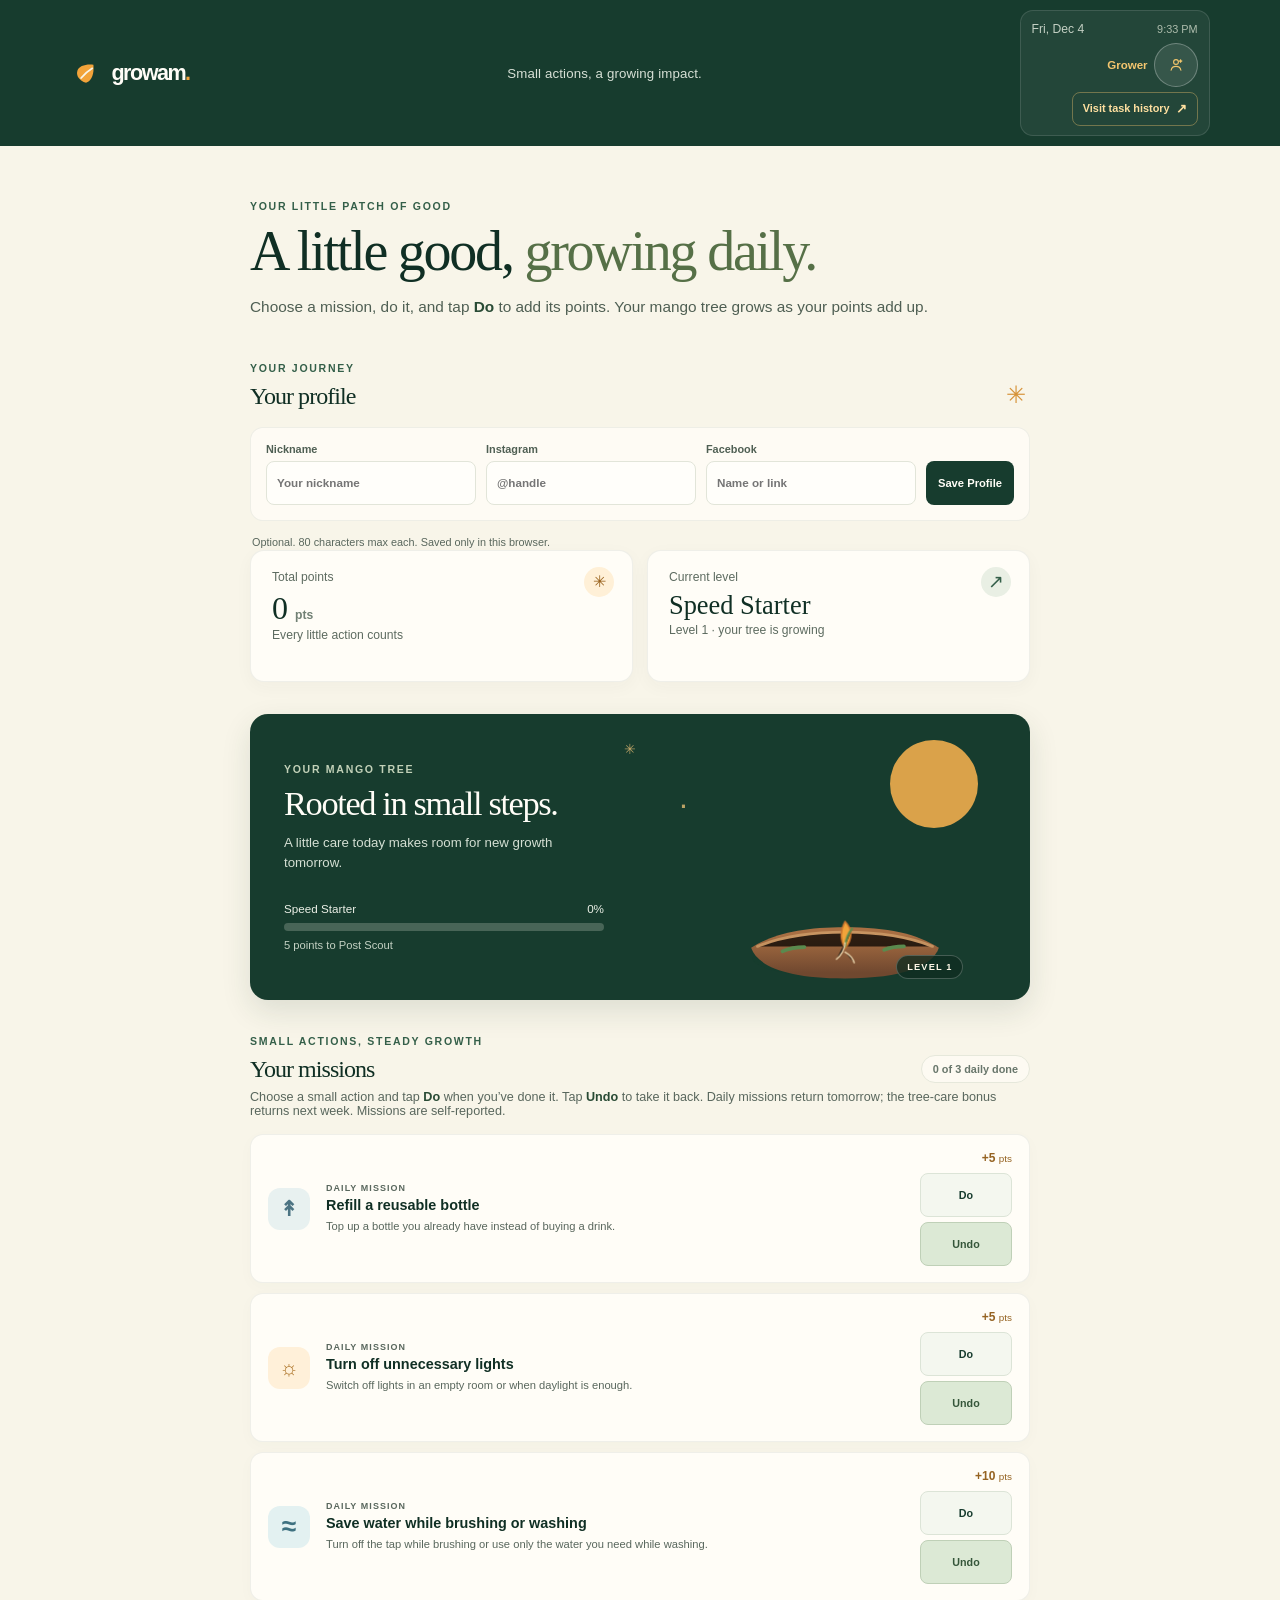
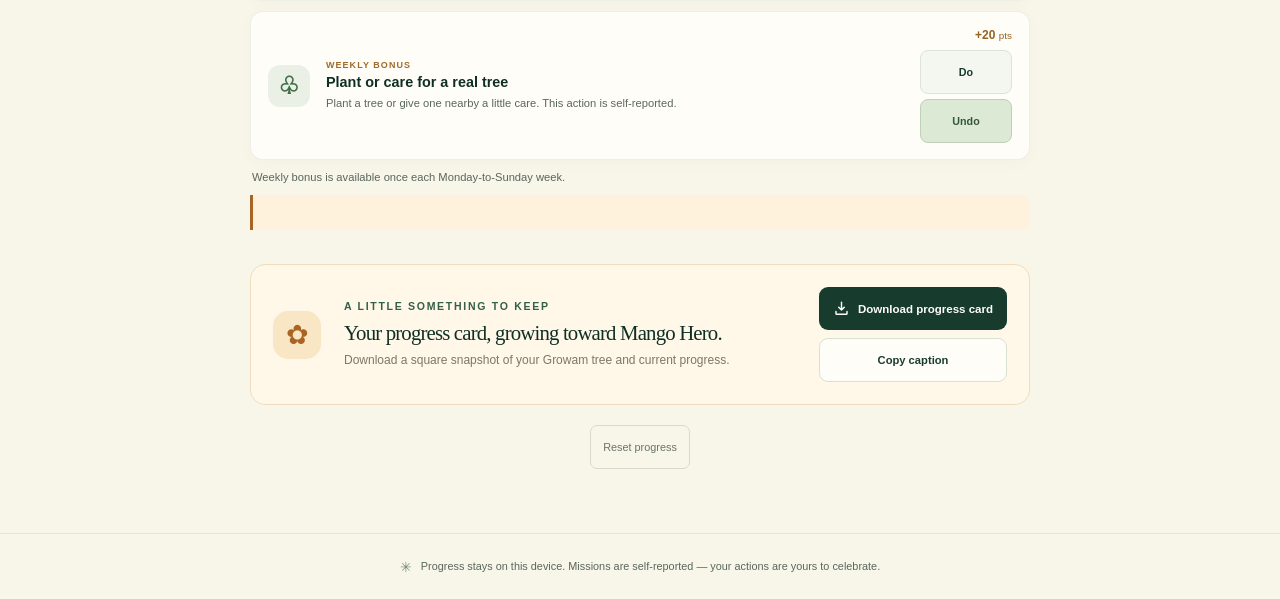
<file: index.html>
<!doctype html>
<html lang="en">
  <head>
    <meta charset="utf-8">
    <meta name="viewport" content="width=device-width, initial-scale=1">
    <meta name="theme-color" content="#173c2e">
    <meta name="description" content="Growam turns small, self-reported eco-friendly actions into a growing mango tree game.">
    <title>Growam — small actions, growing impact</title>
    <link rel="stylesheet" href="style.css">
    <script src="app.js" defer></script>
  </head>
  <body>
    <header class="site-header">
      <a class="brand" href="#" aria-label="Growam home">
        <span class="brand-mark" aria-hidden="true">
          <svg viewBox="0 0 32 32" fill="none">
            <path d="M16 26.5c-7.2-2.2-11-7.5-9.1-13.1C8.5 8.7 15 6.4 23.9 7.2c.8 8.7-1.1 16.8-7.9 19.3Z" fill="currentColor"/>
            <path d="M10.8 21.4c3.5-4.4 6.5-7 11.9-10.4" stroke="#F8F5E9" stroke-width="1.8" stroke-linecap="round"/>
          </svg>
        </span>
        <span>growam<span class="brand-period">.</span></span>
      </a>
      <p class="header-tagline">Small actions, a growing impact.</p>
      <div class="header-profile">
        <div class="header-datetime">
          <span class="today-label" id="today-label" aria-label="Today's date"></span>
          <span class="header-time" id="time-label" aria-label="Current local time"></span>
        </div>
        <div class="header-user-line">
          <span class="header-nickname" id="nickname-display">Grower</span>
          <button class="profile-icon-button" id="edit-profile" type="button" aria-label="Edit profile" title="Edit profile">
            <svg viewBox="0 0 24 24" aria-hidden="true">
              <circle cx="12" cy="8" r="3.2"></circle>
              <path d="M5.5 19c.5-3.4 2.8-5.2 6.5-5.2s6 1.8 6.5 5.2"></path>
              <path d="m18.1 5.1.5 1.1 1.2.5-1.2.5-.5 1.2-.5-1.2-1.2-.5 1.2-.5.5-1.1Z"></path>
            </svg>
          </button>
        </div>
        <a class="records-link" href="data/index.html" aria-label="Visit profile and task history">Visit task history <span aria-hidden="true">↗</span></a>
      </div>
    </header>

    <main class="page-shell">
      <section class="intro" aria-labelledby="welcome-title">
        <p class="eyebrow">YOUR LITTLE PATCH OF GOOD</p>
        <h1 id="welcome-title">A little good, <span>growing daily.</span></h1>
        <p class="intro-copy">Choose a mission, do it, and tap <strong>Do</strong> to add its points. Your mango tree grows as your points add up.</p>
      </section>

      <section class="profile-section" aria-labelledby="profile-title">
        <div class="section-heading">
          <div>
            <p class="eyebrow">YOUR JOURNEY</p>
            <h2 id="profile-title">Your profile</h2>
          </div>
          <span class="profile-sparkle" aria-hidden="true">✳</span>
        </div>
        <form class="profile-form" id="profile-form">
          <label>
            Nickname
            <input type="text" name="nickname" maxlength="40" autocomplete="nickname" placeholder="Your nickname">
          </label>
          <label>
            Instagram
            <input type="text" name="instagramHandle" maxlength="80" autocomplete="off" placeholder="@handle" aria-describedby="social-help">
          </label>
          <label>
            Facebook
            <input type="text" name="facebookProfileName" maxlength="80" autocomplete="off" placeholder="Name or link" aria-describedby="social-help">
          </label>
          <button class="profile-save-button" type="submit">Save Profile</button>
        </form>
        <p class="social-help" id="social-help">Optional. 80 characters max each. Saved only in this browser.</p>
        <div class="stats-grid">
          <article class="stat-card points-card">
            <span class="stat-icon" aria-hidden="true">✳</span>
            <p class="stat-label">Total points</p>
            <p class="stat-value"><span id="total-points">0</span><span class="stat-unit">pts</span></p>
            <p class="stat-footnote">Every little action counts</p>
          </article>
          <article class="stat-card level-card">
            <span class="stat-icon level-icon" aria-hidden="true">↗</span>
            <p class="stat-label">Current level</p>
            <p class="stat-value" id="level-name">Speed Starter</p>
            <p class="stat-footnote">Level <span id="level-number">1</span> · your tree is growing</p>
          </article>
        </div>
      </section>

      <section class="tree-section" aria-labelledby="tree-heading">
        <div class="tree-card">
          <div class="tree-copy">
            <p class="eyebrow light-eyebrow">YOUR MANGO TREE</p>
            <h2 id="tree-heading">Rooted in small steps.</h2>
            <p class="tree-description" id="tree-description">A little care today makes room for new growth tomorrow.</p>
            <div class="growth-details">
              <div class="growth-label-row">
                <span id="growth-caption">Speed Starter</span>
                <span id="growth-percent">0%</span>
              </div>
              <div class="progress-track" id="growth-track" role="progressbar" aria-label="Progress to the next tree level" aria-valuemin="0" aria-valuemax="100" aria-valuenow="0">
                <span class="progress-fill" id="growth-fill"></span>
              </div>
              <p class="growth-next" id="growth-next">5 points to Post Scout</p>
            </div>
          </div>
          <div class="tree-art-wrap" id="tree-scene" data-stage="0" aria-label="Mango tree at Speed Starter stage" role="group">
            <div class="sun-disc" aria-hidden="true"></div>
            <svg class="mango-tree" viewBox="0 0 360 340" role="presentation" aria-hidden="true">
              <defs>
                <linearGradient id="soil-shade" x1="180" y1="262" x2="180" y2="316" gradientUnits="userSpaceOnUse">
                  <stop stop-color="#A96F43"/>
                  <stop offset="1" stop-color="#70482F"/>
                </linearGradient>
                <linearGradient id="trunk-shade" x1="176" y1="112" x2="194" y2="290" gradientUnits="userSpaceOnUse">
                  <stop stop-color="#A76D3F"/>
                  <stop offset="1" stop-color="#70462D"/>
                </linearGradient>
                <radialGradient id="leaf-shade" cx="0" cy="0" r="1" gradientTransform="matrix(0 80 -91 0 179 127)" gradientUnits="userSpaceOnUse">
                  <stop stop-color="#80A95E"/>
                  <stop offset="1" stop-color="#376447"/>
                </radialGradient>
              </defs>
              <ellipse cx="180" cy="296" rx="130" ry="27" fill="#173C2E" opacity=".17"/>
              <path d="M48 281c31-20 72-29 132-29s101 9 132 29c-9 26-50 43-132 43S57 307 48 281Z" fill="url(#soil-shade)"/>
              <path d="M57 279c37-15 77-20 123-20s86 5 123 20" stroke="#D4A36D" stroke-width="4" stroke-linecap="round" opacity=".72"/>
              <path d="M92 286c9-4 20-6 31-6m112 4c9-4 18-5 28-5" stroke="#5A8A4E" stroke-width="5" stroke-linecap="round"/>
              <g class="tree-stage stage-seed">
                <path d="M180 282c-7-12-7-25 0-38 10 10 12 24 0 38Z" fill="#F2A33A" stroke="#C8732D" stroke-width="2"/>
                <path d="M180 279c1-10 4-18 10-25" stroke="#658D4C" stroke-width="3" stroke-linecap="round"/>
                <path d="M180 274c-1 11-6 18-12 23m12-10c7 4 11 9 13 15" stroke="#EBD3AA" stroke-width="2" stroke-linecap="round"/>
              </g>
              <g class="tree-stage stage-sprout">
                <path d="M180 282c-3-28-2-50 1-71" stroke="#6B8B4D" stroke-width="7" stroke-linecap="round"/>
                <path d="M181 231c-22-22-37-27-51-20 8 20 27 30 51 24ZM181 220c17-24 32-30 47-25-5 21-23 33-47 31Z" fill="#76A95A"/>
                <path d="M130 211c17 5 33 11 51 20m47-35c-17 10-32 20-47 35" stroke="#4F7947" stroke-width="2" stroke-linecap="round"/>
              </g>
              <g class="tree-stage stage-sapling">
                <path d="M178 282c6-50 4-91 6-131" stroke="url(#trunk-shade)" stroke-width="15" stroke-linecap="round"/>
                <path d="M182 221c-21-21-37-34-58-42m61 23c20-19 34-33 54-42m-55 3c-10-18-13-33-12-51" stroke="#815332" stroke-width="8" stroke-linecap="round"/>
                <g class="leaf-sway">
                  <path d="M141 115c-18-25-8-54 17-61 16-4 31 5 36 19 24-14 51-3 53 22 24 8 29 35 12 51 7 23-13 43-36 37-17 21-46 18-58-2-22 7-43-10-38-32-20-10-14-35 6-42 1-23 21-34 41-25Z" fill="url(#leaf-shade)"/>
                  <path d="M134 141c24-5 47-2 69 10 17-22 35-37 59-48" stroke="#A3BE7A" stroke-width="3" stroke-linecap="round" opacity=".68"/>
                  <path d="M198 98c-10-17-31-17-40-2-12 20 7 38 25 33 15-4 23-18 15-31Z" fill="#F2A33A"/>
                  <path d="M197 98c-3 11-8 20-17 27" stroke="#C8732D" stroke-width="3" stroke-linecap="round"/>
                </g>
              </g>
              <g class="tree-stage stage-guardian">
                <path d="M177 282c11-65 6-119 10-172" stroke="url(#trunk-shade)" stroke-width="19" stroke-linecap="round"/>
                <path d="M183 237c-25-25-46-43-72-53m78 23c28-26 48-45 76-57m-75 34c-15-26-20-47-17-73m23 49c20-19 31-37 41-59" stroke="#815332" stroke-width="10" stroke-linecap="round"/>
                <g class="leaf-sway">
                  <path d="M125 125c-22-31-8-69 22-77 21-5 40 8 44 27 28-18 61-3 63 27 31 10 37 44 15 64 10 30-15 55-44 47-21 27-58 22-73-3-28 10-55-12-48-41-26-13-18-45 8-54 1-30 27-43 53-31Z" fill="#4D7A49"/>
                  <path d="M111 137c29-7 61-1 91 15 24-31 51-51 84-65" stroke="#9FBD78" stroke-width="3" stroke-linecap="round" opacity=".7"/>
                  <path d="M164 105c-9-16-28-17-37-4-10 17 5 32 21 29 14-2 22-14 16-25Z" fill="#F2A33A"/>
                  <path d="M230 132c-12-15-30-12-35 2-7 16 10 29 24 22 12-6 17-17 11-24Z" fill="#F2A33A"/>
                  <path d="M164 105c-3 9-7 16-15 22m79 5c-5 8-11 14-20 19" stroke="#C8732D" stroke-width="2.5" stroke-linecap="round"/>
                </g>
              </g>
              <g class="tree-stage stage-hero">
                <path d="M176 282c14-75 5-146 11-207" stroke="url(#trunk-shade)" stroke-width="22" stroke-linecap="round"/>
                <path d="M183 239c-30-33-56-56-92-68m99 42c35-33 64-56 101-69m-99 28c-20-32-28-62-23-96m31 67c26-27 41-52 54-82m-58 111c-6-30-2-51 12-72" stroke="#815332" stroke-width="12" stroke-linecap="round"/>
                <g class="leaf-sway">
                  <path d="M105 125c-30-39-13-87 25-97 27-7 52 10 56 34 36-24 77-4 79 34 39 12 47 56 19 81 13 38-19 70-56 60-27 34-74 28-93-4-36 13-69-15-61-52-33-17-22-57 10-69 1-38 35-55 67-39Z" fill="url(#leaf-shade)"/>
                  <path d="M86 141c39-9 77-1 116 19 31-40 65-65 108-83" stroke="#ABC781" stroke-width="3.5" stroke-linecap="round" opacity=".7"/>
                  <path d="M151 92c-10-19-33-20-44-5-13 21 7 40 27 36 16-3 24-18 17-31Zm90 45c-13-16-34-13-40 3-8 19 11 34 28 26 15-7 19-21 12-29Zm-72 50c-12-16-32-13-38 2-7 18 11 32 26 25 14-7 18-19 12-27Z" fill="#F2A33A"/>
                  <path d="M150 92c-4 11-9 20-19 28m61 41c-5 10-12 18-23 24m72-48c-5 10-12 18-22 24" stroke="#C8732D" stroke-width="2.5" stroke-linecap="round"/>
                  <path d="M194 116c-14-21-39-25-55-11-14-15-33-13-41-1 8 22 34 30 54 17 17 15 35 11 42-5Z" fill="#6B9650"/>
                </g>
              </g>
            </svg>
            <span class="tree-level-tag" id="tree-level-tag">LEVEL 1</span>
            <span class="point-pop" id="point-pop" aria-hidden="true"></span>
          </div>
          <span class="tree-card-decoration decoration-one" aria-hidden="true">✳</span>
          <span class="tree-card-decoration decoration-two" aria-hidden="true">·</span>
        </div>
        <div class="hero-celebration" id="hero-celebration" role="status" aria-live="polite" hidden>
          <span class="celebration-fruit" aria-hidden="true">🥭</span>
          <div>
            <strong>Mango Hero! You did it!</strong>
            <p>Congratulations on growing your game tree. Celebrate your consistency: refill a bottle, switch off unused lights, and keep caring for trees.</p>
          </div>
          <button class="celebration-close" id="close-celebration" type="button" aria-label="Dismiss celebration">×</button>
          <span class="celebration-sparkle sparkle-a" aria-hidden="true">✦</span>
          <span class="celebration-sparkle sparkle-b" aria-hidden="true">✧</span>
          <span class="celebration-sparkle sparkle-c" aria-hidden="true">✦</span>
        </div>
      </section>

      <section class="missions-section" aria-labelledby="missions-heading">
        <div class="section-heading missions-heading">
          <div>
            <p class="eyebrow">SMALL ACTIONS, STEADY GROWTH</p>
            <h2 id="missions-heading">Your missions</h2>
          </div>
          <span class="mission-count" id="mission-count">0 of 3 daily done</span>
        </div>
        <p class="section-description">Choose a small action and tap <strong>Do</strong> when you’ve done it. Tap <strong>Undo</strong> to take it back. Daily missions return tomorrow; the tree-care bonus returns next week. Missions are self-reported.</p>

        <div class="mission-list" id="mission-list">
          <article class="mission-card" data-mission="refill">
            <span class="mission-icon icon-bottle" aria-hidden="true">↟</span>
            <div class="mission-copy">
              <span class="mission-type">DAILY MISSION</span>
              <h3>Refill a reusable bottle</h3>
              <p>Top up a bottle you already have instead of buying a drink.</p>
            </div>
            <div class="mission-action">
              <span class="mission-points">+5 <span>pts</span></span>
              <div class="mission-buttons">
                <button class="claim-button" type="button" data-claim="refill" aria-pressed="false">Do</button>
                <button class="undo-button" type="button" data-undo="refill" disabled>Undo</button>
              </div>
            </div>
            <div class="mission-evidence" id="evidence-refill" hidden>
              <label class="upload-label" for="photos-refill">Add Pictures</label>
              <input class="photo-input" id="photos-refill" type="file" accept="image/*" multiple data-photos="refill">
              <p class="photo-help">Up to 3 pictures per task. Stored only in this browser.</p>
              <div class="photo-previews" data-preview="refill"></div>
            </div>
          </article>
          <article class="mission-card" data-mission="lights">
            <span class="mission-icon icon-sun" aria-hidden="true">☼</span>
            <div class="mission-copy">
              <span class="mission-type">DAILY MISSION</span>
              <h3>Turn off unnecessary lights</h3>
              <p>Switch off lights in an empty room or when daylight is enough.</p>
            </div>
            <div class="mission-action">
              <span class="mission-points">+5 <span>pts</span></span>
              <div class="mission-buttons">
                <button class="claim-button" type="button" data-claim="lights" aria-pressed="false">Do</button>
                <button class="undo-button" type="button" data-undo="lights" disabled>Undo</button>
              </div>
            </div>
            <div class="mission-evidence" id="evidence-lights" hidden>
              <label class="upload-label" for="photos-lights">Add Pictures</label>
              <input class="photo-input" id="photos-lights" type="file" accept="image/*" multiple data-photos="lights">
              <p class="photo-help">Up to 3 pictures per task. Stored only in this browser.</p>
              <div class="photo-previews" data-preview="lights"></div>
            </div>
          </article>
          <article class="mission-card" data-mission="water">
            <span class="mission-icon icon-water" aria-hidden="true">≈</span>
            <div class="mission-copy">
              <span class="mission-type">DAILY MISSION</span>
              <h3>Save water while brushing or washing</h3>
              <p>Turn off the tap while brushing or use only the water you need while washing.</p>
            </div>
            <div class="mission-action">
              <span class="mission-points">+10 <span>pts</span></span>
              <div class="mission-buttons">
                <button class="claim-button" type="button" data-claim="water" aria-pressed="false">Do</button>
                <button class="undo-button" type="button" data-undo="water" disabled>Undo</button>
              </div>
            </div>
            <div class="mission-evidence" id="evidence-water" hidden>
              <label class="upload-label" for="photos-water">Add Pictures</label>
              <input class="photo-input" id="photos-water" type="file" accept="image/*" multiple data-photos="water">
              <p class="photo-help">Up to 3 pictures per task. Stored only in this browser.</p>
              <div class="photo-previews" data-preview="water"></div>
            </div>
          </article>
          <article class="mission-card bonus-card" data-mission="tree">
            <span class="mission-icon icon-tree" aria-hidden="true">♧</span>
            <div class="mission-copy">
              <span class="mission-type bonus-type">WEEKLY BONUS</span>
              <h3>Plant or care for a real tree</h3>
              <p>Plant a tree or give one nearby a little care. This action is self-reported.</p>
            </div>
            <div class="mission-action">
              <span class="mission-points">+20 <span>pts</span></span>
              <div class="mission-buttons">
                <button class="claim-button" type="button" data-claim="tree" aria-pressed="false">Do</button>
                <button class="undo-button" type="button" data-undo="tree" disabled>Undo</button>
              </div>
            </div>
            <div class="mission-evidence" id="evidence-tree" hidden>
              <label class="upload-label" for="photos-tree">Add Pictures</label>
              <input class="photo-input" id="photos-tree" type="file" accept="image/*" multiple data-photos="tree">
              <p class="photo-help">Up to 3 pictures per task. Stored only in this browser.</p>
              <div class="photo-previews" data-preview="tree"></div>
            </div>
          </article>
        </div>
        <p class="weekly-status" id="weekly-status"></p>
        <p class="status-message" id="status-message" role="status" aria-live="polite"></p>
      </section>

      <section class="reward-section" aria-labelledby="reward-heading">
        <div class="reward-card">
          <div class="reward-flower" aria-hidden="true">✿</div>
          <div class="reward-copy">
            <p class="eyebrow">A LITTLE SOMETHING TO KEEP</p>
            <h2 id="reward-heading">Your progress card, ready to share.</h2>
            <p id="reward-description">Keep a square snapshot of your Growam tree and current progress.</p>
          </div>
          <div class="reward-actions">
            <button class="download-button" id="download-card" type="button">
              <svg viewBox="0 0 20 20" fill="none" aria-hidden="true">
                <path d="M10 2.75v9m0 0 3.25-3.25M10 11.75 6.75 8.5M3.5 13.5v2.25c0 .55.45 1 1 1h11c.55 0 1-.45 1-1V13.5" stroke="currentColor" stroke-width="1.7" stroke-linecap="round" stroke-linejoin="round"/>
              </svg>
              Download progress card
            </button>
            <button class="caption-button" id="copy-caption" type="button">Copy caption</button>
          </div>
        </div>
      </section>
      <div class="reset-row">
        <button class="reset-button" id="reset-progress" type="button">Reset progress</button>
      </div>
    </main>

    <footer class="site-footer">
      <span class="footer-leaf" aria-hidden="true">✳</span>
      <p>Progress stays on this device. Missions are self-reported — your actions are yours to celebrate.</p>
    </footer>
  </body>
</html>
</file>
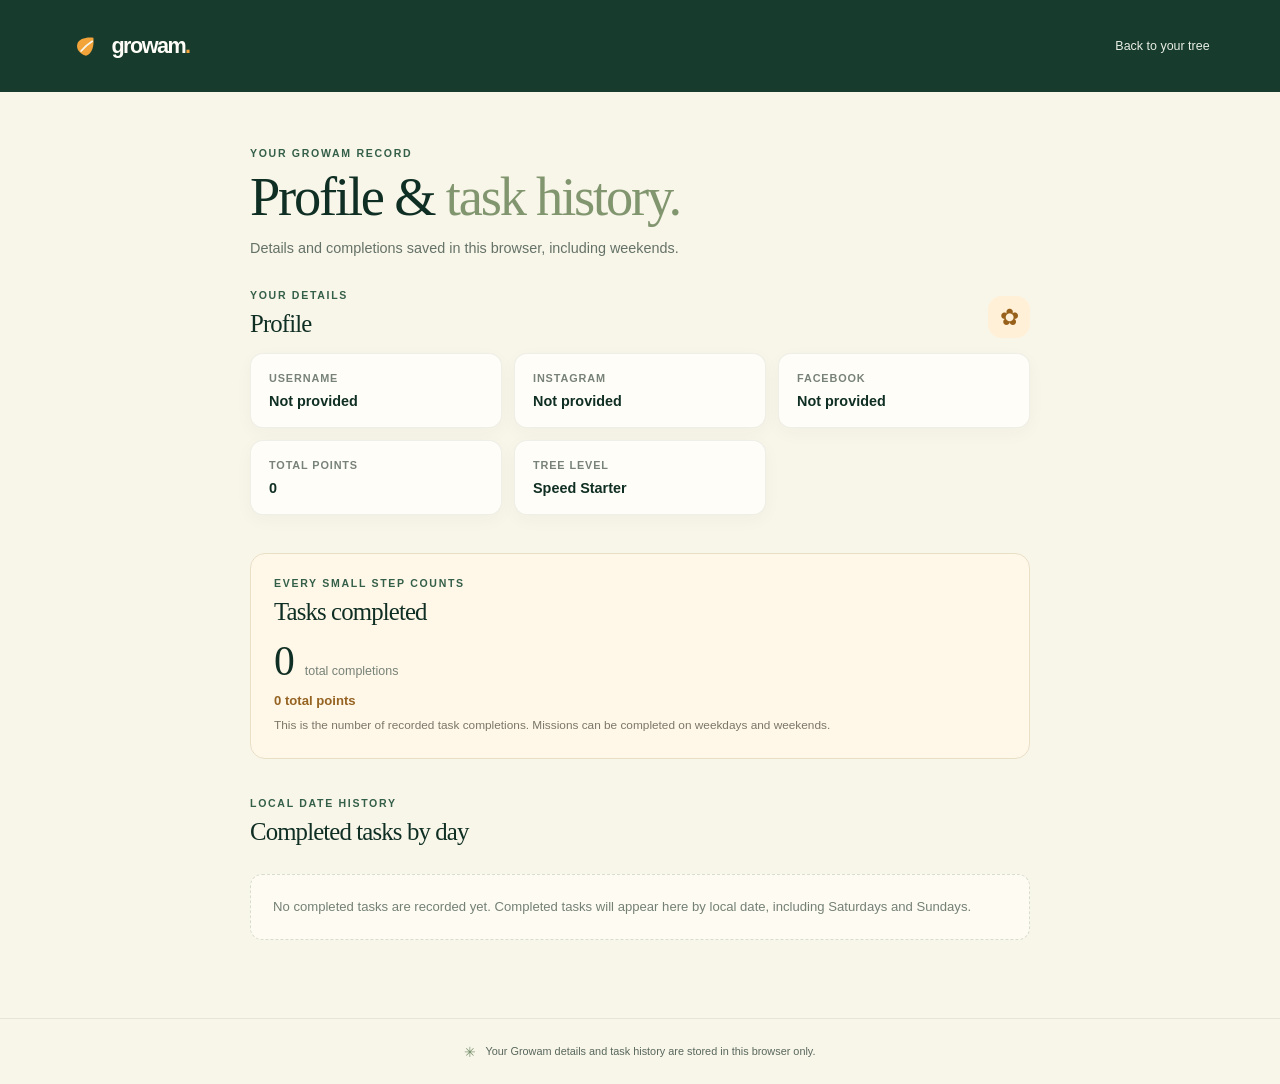
<file: data/index.html>
<!doctype html>
<html lang="en">
  <head>
    <meta charset="utf-8">
    <meta name="viewport" content="width=device-width, initial-scale=1">
    <meta name="theme-color" content="#173c2e">
    <meta name="description" content="View your Growam profile and dated task completion history stored on this device.">
    <title>Growam — profile &amp; task history</title>
    <link rel="stylesheet" href="../style.css">
    <link rel="stylesheet" href="records.css">
    <script src="records.js" defer></script>
  </head>
  <body class="records-page">
    <header class="site-header">
      <a class="brand" href="../index.html" aria-label="Growam home">
        <span class="brand-mark" aria-hidden="true">
          <svg viewBox="0 0 32 32" fill="none">
            <path d="M16 26.5c-7.2-2.2-11-7.5-9.1-13.1C8.5 8.7 15 6.4 23.9 7.2c.8 8.7-1.1 16.8-7.9 19.3Z" fill="currentColor"/>
            <path d="M10.8 21.4c3.5-4.4 6.5-7 11.9-10.4" stroke="#F8F5E9" stroke-width="1.8" stroke-linecap="round"/>
          </svg>
        </span>
        <span>growam<span class="brand-period">.</span></span>
      </a>
      <a class="records-back-link" href="../index.html">Back to your tree</a>
    </header>

    <main class="records-shell">
      <section class="records-intro">
        <p class="eyebrow">YOUR GROWAM RECORD</p>
        <h1>Profile &amp; <span>task history.</span></h1>
        <p>Details and completions saved in this browser, including weekends.</p>
      </section>

      <section aria-labelledby="profile-heading">
        <div class="records-section-heading">
          <div>
            <p class="eyebrow">YOUR DETAILS</p>
            <h2 id="profile-heading">Profile</h2>
          </div>
          <span class="profile-record-icon" aria-hidden="true">✿</span>
        </div>
        <dl class="profile-record-grid" id="profile-details"></dl>
      </section>

      <section class="completion-summary" aria-labelledby="completion-heading">
        <p class="eyebrow">EVERY SMALL STEP COUNTS</p>
        <h2 id="completion-heading">Tasks completed</h2>
        <p class="completion-count"><span id="completed-count">0</span><span>total completions</span></p>
        <p class="records-total-points"><span id="total-points">0</span> total points</p>
        <p class="records-note">This is the number of recorded task completions. Missions can be completed on weekdays and weekends.</p>
      </section>

      <section aria-labelledby="history-heading">
        <div class="records-section-heading history-heading">
          <div>
            <p class="eyebrow">LOCAL DATE HISTORY</p>
            <h2 id="history-heading">Completed tasks by day</h2>
          </div>
        </div>
        <p class="records-message" id="records-message" role="status" aria-live="polite" hidden></p>
        <div class="history-list" id="history-list"></div>
      </section>
    </main>

    <footer class="site-footer">
      <span class="footer-leaf" aria-hidden="true">✳</span>
      <p>Your Growam details and task history are stored in this browser only.</p>
    </footer>
  </body>
</html>
</file>
<file: style.css>
:root {
  color-scheme: light;
  --forest: #173c2e;
  --forest-deep: #102f24;
  --forest-soft: #345f49;
  --leaf: #66885a;
  --cream: #f8f5e9;
  --paper: #fffdf7;
  --mango: #f2a33a;
  --mango-pale: #fff0d7;
  --ink: #20372c;
  --muted: #778278;
  --line: #e9e9de;
  --font-sans: "Avenir Next", Avenir, "Segoe UI", sans-serif;
  --font-display: Georgia, "Times New Roman", serif;
}

.weekly-status {
  margin: 11px 2px 0;
  color: #59675d;
  font-size: 0.7rem;
}

* {
  box-sizing: border-box;
}

.reset-row {
  display: flex;
  justify-content: center;
  margin-top: 20px;
}

.reset-button {
  min-height: 44px;
  padding: 8px 12px;
  border: 1px solid #d9d9cd;
  border-radius: 7px;
  color: #68766b;
  background: transparent;
  cursor: pointer;
  font-size: 0.68rem;
}

.reset-button:hover {
  border-color: #bd8270;
  color: #9e4f2f;
  background: #fffaf5;
}

html {
  scroll-behavior: smooth;
}

.mission-count {
  padding: 6px 8px;
  font-size: 0.61rem;
}

body {
  margin: 0;
  color: var(--ink);
  background: var(--cream);
  font-family: var(--font-sans);
  -webkit-font-smoothing: antialiased;
}

button,
a {
  font: inherit;
}

button:focus-visible,
a:focus-visible,
input:focus-visible {
  outline: 3px solid #f0a12f;
  outline-offset: 3px;
}

.site-header {
  display: flex;
  align-items: center;
  justify-content: space-between;
  min-height: 76px;
  padding: 0 max(5.5vw, calc((100vw - 1160px) / 2));
  color: #fffdf7;
  background: var(--forest);
}

.brand {
  display: inline-flex;
  align-items: center;
  gap: 9px;
  color: inherit;
  font-size: 1.35rem;
  font-weight: 700;
  letter-spacing: -0.07em;
  text-decoration: none;
}

.brand-mark {
  display: grid;
  width: 32px;
  height: 32px;
  place-items: center;
  color: var(--mango);
}

.brand-mark svg {
  width: 30px;
  height: 30px;
}

.brand-period {
  color: var(--mango);
}

.header-tagline {
  margin: 0;
  color: #d7e0d6;
  font-size: 0.83rem;
  letter-spacing: 0.01em;
}

.today-label {
  min-width: 100px;
  color: #c4d0c4;
  font-size: 0.76rem;
  text-align: right;
}

.page-shell {
  width: min(100% - 44px, 780px);
  margin: 0 auto;
  padding: 54px 0 64px;
}

.intro {
  margin-bottom: 42px;
}

.eyebrow {
  margin: 0 0 9px;
  color: var(--forest-soft);
  font-size: 0.66rem;
  font-weight: 700;
  letter-spacing: 0.16em;
}

.intro h1,
.tree-copy h2,
.section-heading h2,
.reward-copy h2 {
  font-family: var(--font-display);
  font-weight: 500;
  letter-spacing: -0.04em;
}

.intro h1 {
  margin: 0;
  color: var(--forest-deep);
  font-size: clamp(2.35rem, 5.5vw, 3.5rem);
  line-height: 1.08;
}

.intro h1 span {
  color: #567047;
}

.intro-copy {
  margin: 14px 0 0;
  color: #4f5f53;
  font-size: 0.96rem;
  line-height: 1.6;
}

.intro-copy strong,
.section-description strong {
  color: #294b35;
}

.profile-section {
  margin-bottom: 32px;
}

.profile-form {
  display: grid;
  grid-template-columns: repeat(3, minmax(0, 1fr)) auto;
  align-items: end;
  gap: 10px;
  margin-bottom: 14px;
  padding: 15px;
  border: 1px solid rgba(28, 63, 45, 0.07);
  border-radius: 13px;
  background: rgba(255, 253, 247, 0.76);
}

.profile-form label {
  display: grid;
  gap: 6px;
  color: #4f5f53;
  font-size: 0.68rem;
  font-weight: 600;
}

.profile-form input {
  width: 100%;
  min-width: 0;
  min-height: 44px;
  padding: 0 10px;
  border: 1px solid #e2e5d9;
  border-radius: 8px;
  color: var(--forest-deep);
  background: #fffefa;
  font: inherit;
  font-size: 0.73rem;
}

.profile-form input:focus {
  border-color: #8da181;
}

.profile-form input:focus-visible {
  outline: 3px solid #f0a12f;
  outline-offset: 2px;
}

.profile-save-button {
  min-height: 44px;
  padding: 0 12px;
  border: 0;
  border-radius: 8px;
  color: #fffdf7;
  background: var(--forest);
  cursor: pointer;
  font-size: 0.7rem;
  font-weight: 700;
  white-space: nowrap;
}

.profile-save-button:hover {
  background: #28543e;
}

.social-help {
  margin: 8px 2px 0;
  color: #59675d;
  font-size: 0.68rem;
  line-height: 1.4;
}

.section-heading {
  display: flex;
  align-items: flex-end;
  justify-content: space-between;
  gap: 20px;
  margin-bottom: 16px;
}

.section-heading h2 {
  margin: 0;
  color: var(--forest-deep);
  font-size: 1.5rem;
  line-height: 1.15;
}

.profile-sparkle {
  padding: 0 4px 2px;
  color: #d69238;
  font-size: 1.5rem;
}

.stats-grid {
  display: grid;
  grid-template-columns: 1fr 1fr;
  gap: 14px;
}

.stat-card {
  position: relative;
  min-height: 132px;
  padding: 19px 21px 16px;
  overflow: hidden;
  border: 1px solid rgba(28, 63, 45, 0.07);
  border-radius: 14px;
  background: var(--paper);
  box-shadow: 0 5px 18px rgba(46, 64, 45, 0.035);
}

.stat-icon {
  position: absolute;
  top: 16px;
  right: 18px;
  display: grid;
  width: 30px;
  height: 30px;
  place-items: center;
  border-radius: 50%;
  color: #98611b;
  background: var(--mango-pale);
  font-size: 1rem;
}

.level-icon {
  color: var(--forest-soft);
  background: #e9efe4;
  font-size: 1.2rem;
}

.stat-label,
.stat-footnote {
  margin: 0;
  color: #5d6b60;
  font-size: 0.76rem;
}

.stat-value {
  display: flex;
  align-items: baseline;
  gap: 7px;
  margin: 8px 0 3px;
  color: var(--forest-deep);
  font-family: var(--font-display);
  font-size: 2rem;
  line-height: 1.05;
}

.stat-unit {
  color: #718074;
  font-family: var(--font-sans);
  font-size: 0.76rem;
  font-weight: 600;
}

#level-name {
  font-size: 1.65rem;
}

.tree-section {
  margin-bottom: 35px;
}

.tree-card {
  position: relative;
  display: grid;
  grid-template-columns: 1fr 0.9fr;
  min-height: 286px;
  overflow: hidden;
  border-radius: 18px;
  color: #fffdf7;
  background: var(--forest);
  box-shadow: 0 11px 30px rgba(27, 61, 43, 0.12);
}

.tree-card.is-growing {
  animation: tree-card-reward 620ms cubic-bezier(0.2, 0.8, 0.2, 1);
}

.tree-copy {
  z-index: 1;
  align-self: center;
  padding: 32px 0 32px 34px;
}

.light-eyebrow {
  color: #c2d1b8;
}

.tree-copy h2 {
  max-width: 315px;
  margin: 0;
  font-size: clamp(1.65rem, 3vw, 2.15rem);
  line-height: 1.12;
}

.tree-description {
  max-width: 300px;
  margin: 10px 0 0;
  color: #d4dfd3;
  font-size: 0.83rem;
  line-height: 1.55;
}

.growth-details {
  max-width: 320px;
  margin-top: 28px;
}

.growth-label-row {
  display: flex;
  justify-content: space-between;
  gap: 10px;
  margin-bottom: 8px;
  color: #edf1e8;
  font-size: 0.73rem;
}

.progress-track {
  height: 8px;
  overflow: hidden;
  border-radius: 99px;
  background: rgba(247, 246, 230, 0.22);
}

.progress-fill {
  display: block;
  width: 0;
  height: 100%;
  border-radius: inherit;
  background: var(--mango);
  transition: width 350ms ease;
}

.growth-next {
  margin: 8px 0 0;
  color: #c5d2c4;
  font-size: 0.7rem;
}

.tree-art-wrap {
  position: relative;
  display: grid;
  min-height: 260px;
  place-items: end center;
  overflow: hidden;
}

.sun-disc {
  position: absolute;
  top: 26px;
  right: 14%;
  width: 88px;
  aspect-ratio: 1;
  border-radius: 50%;
  background: #e5a84c;
  opacity: 0.95;
}

.mango-tree {
  position: relative;
  z-index: 1;
  width: min(100%, 256px);
  max-height: 272px;
  margin-bottom: 10px;
  transform-origin: center bottom;
}

.tree-stage {
  display: none;
  transform-box: fill-box;
  transform-origin: center bottom;
}

.tree-art-wrap[data-stage="0"] .stage-seed,
.tree-art-wrap[data-stage="1"] .stage-sprout,
.tree-art-wrap[data-stage="2"] .stage-sapling,
.tree-art-wrap[data-stage="3"] .stage-guardian,
.tree-art-wrap[data-stage="4"] .stage-hero {
  display: block;
  animation: stage-arrive 620ms cubic-bezier(0.2, 0.8, 0.2, 1) both;
}

.leaf-sway {
  transform-box: fill-box;
  transform-origin: 50% 95%;
  animation: leaf-idle 4.6s ease-in-out infinite alternate;
}

.is-growing .mango-tree {
  animation: tree-reward-bloom 720ms cubic-bezier(0.2, 0.8, 0.2, 1);
}

.tree-level-tag {
  position: absolute;
  right: 18%;
  bottom: 21px;
  z-index: 2;
  padding: 6px 10px;
  border: 1px solid rgba(255, 255, 255, 0.22);
  border-radius: 99px;
  color: #fff8e8;
  background: rgba(15, 44, 32, 0.78);
  font-size: 0.58rem;
  font-weight: 700;
  letter-spacing: 0.12em;
}

.point-pop {
  position: absolute;
  top: 24%;
  left: 14%;
  z-index: 4;
  padding: 8px 13px;
  border: 1px solid rgba(255, 255, 255, 0.7);
  border-radius: 99px;
  color: #2b4e33;
  background: #ffd783;
  box-shadow: 0 5px 15px rgba(24, 49, 31, 0.2);
  font-size: 1rem;
  font-weight: 800;
  opacity: 0;
  pointer-events: none;
  transform: translateY(8px) scale(0.88);
}

.point-pop.is-visible {
  animation: reward-float 1.65s cubic-bezier(0.2, 0.75, 0.2, 1) both;
}

.hero-celebration {
  position: relative;
  z-index: 6;
  display: grid;
  width: 100%;
  grid-template-columns: 42px minmax(0, 1fr) 26px;
  align-items: center;
  gap: 9px;
  margin-top: 12px;
  padding: 12px 12px 12px 14px;
  border: 1px solid rgba(255, 255, 255, 0.72);
  border-radius: 15px;
  color: #273f2f;
  background: #fff6da;
  box-shadow: 0 12px 32px rgba(14, 39, 25, 0.26);
  animation: congratulations-arrive 650ms cubic-bezier(0.16, 1, 0.3, 1) both;
}

.hero-celebration[hidden] {
  display: none;
}

.celebration-fruit {
  display: grid;
  width: 40px;
  height: 40px;
  place-items: center;
  border-radius: 50%;
  background: #ffe5a6;
  font-size: 1.55rem;
}

.hero-celebration strong {
  color: #214d35;
  font-family: var(--font-display);
  font-size: 0.96rem;
}

.hero-celebration p {
  margin: 3px 0 0;
  color: #5c6b5b;
  font-size: 0.7rem;
  line-height: 1.4;
}

.celebration-close {
  align-self: start;
  display: grid;
  width: 44px;
  height: 44px;
  place-items: center;
  padding: 0;
  border: 0;
  border-radius: 50%;
  color: #49604d;
  background: #efe8d1;
  cursor: pointer;
  font-size: 1.1rem;
  line-height: 1;
}

.celebration-sparkle {
  position: absolute;
  color: #e89a2e;
  pointer-events: none;
}

.sparkle-a {
  top: -12px;
  left: 15%;
  font-size: 1.15rem;
}

.sparkle-b {
  top: 4px;
  right: -9px;
  font-size: 1.4rem;
}

.sparkle-c {
  bottom: -11px;
  right: 22%;
  font-size: 1.05rem;
}

.is-hero-celebration .mango-tree {
  filter: drop-shadow(0 0 12px rgba(255, 216, 131, 0.5));
}

.is-hero-celebration .celebration-sparkle {
  animation: sparkle-twinkle 1.5s ease-in-out infinite alternate;
}

@keyframes stage-arrive {
  from {
    opacity: 0.5;
    transform: translateY(12px) scale(0.94);
  }
  to {
    opacity: 1;
    transform: translateY(0) scale(1);
  }
}

@keyframes leaf-idle {
  from { transform: rotate(-1.4deg); }
  to { transform: rotate(1.4deg); }
}

@keyframes reward-float {
  0% { opacity: 0; transform: translateY(12px) scale(0.84); }
  18% { opacity: 1; transform: translateY(0) scale(1.08); }
  35% { transform: translateY(-3px) scale(1); }
  78% { opacity: 1; transform: translateY(-25px) scale(1); }
  100% { opacity: 0; transform: translateY(-35px) scale(0.96); }
}

@keyframes tree-reward-bloom {
  0%, 100% { transform: scale(1); }
  45% { transform: scale(1.045); }
}

@keyframes tree-card-reward {
  0%, 100% { box-shadow: 0 11px 30px rgba(27, 61, 43, 0.12); }
  45% { box-shadow: 0 15px 38px rgba(242, 163, 58, 0.25); }
}

@keyframes congratulations-arrive {
  0% { opacity: 0; transform: translateY(-13px) scale(0.94); }
  65% { opacity: 1; transform: translateY(2px) scale(1.015); }
  100% { opacity: 1; transform: translateY(0) scale(1); }
}

@keyframes sparkle-twinkle {
  from { opacity: 0.55; transform: rotate(-12deg) scale(0.88); }
  to { opacity: 1; transform: rotate(14deg) scale(1.12); }
}

.tree-card-decoration {
  position: absolute;
  color: #e9bf76;
  opacity: 0.78;
}

.decoration-one {
  top: 27px;
  left: 48%;
  font-size: 0.9rem;
}

.decoration-two {
  top: 72px;
  left: 55%;
  font-size: 2rem;
}

.missions-section {
  margin-bottom: 34px;
}

.missions-heading {
  margin-bottom: 7px;
}

.mission-count {
  flex: 0 0 auto;
  padding: 7px 11px;
  border: 1px solid #e6e8db;
  border-radius: 99px;
  color: #68766b;
  background: rgba(255, 253, 247, 0.7);
  font-size: 0.68rem;
  font-weight: 600;
}

.section-description {
  margin: 0 0 16px;
  color: #59675d;
  font-size: 0.79rem;
}

.mission-list {
  display: grid;
  gap: 10px;
}

.mission-card {
  display: grid;
  grid-template-columns: 44px minmax(0, 1fr) auto;
  align-items: center;
  gap: 14px;
  min-height: 102px;
  padding: 16px 17px;
  border: 1px solid rgba(28, 63, 45, 0.07);
  border-radius: 13px;
  background: var(--paper);
  box-shadow: 0 4px 16px rgba(46, 64, 45, 0.025);
  transition: border-color 180ms ease, background-color 180ms ease, box-shadow 180ms ease;
}

.mission-card.is-complete {
  border-color: #9ab391;
  border-left: 5px solid #456d4b;
  background: #eaf2e4;
  box-shadow: inset 0 0 0 1px rgba(69, 109, 75, 0.06);
}

.mission-card.is-complete .mission-type {
  color: #315e3e;
}

.mission-card.is-complete .mission-type::after {
  content: " · COMPLETE";
  font-weight: 800;
}

.mission-icon {
  display: grid;
  width: 42px;
  height: 42px;
  place-items: center;
  border-radius: 12px;
  color: #3f704e;
  background: #eaf0e5;
  font-size: 1.3rem;
  font-weight: 600;
}

.icon-bottle {
  color: #4c7483;
  background: #e8f1f0;
}

.icon-sun {
  color: #a96e20;
  background: #fff0d9;
}

.icon-water {
  color: #3e7180;
  background: #e3f1f1;
  font-size: 1.65rem;
}

.icon-tree {
  color: #416f49;
  background: #eaf0e5;
  font-size: 1.5rem;
}

.mission-copy {
  min-width: 0;
}

.mission-type {
  display: block;
  margin-bottom: 3px;
  color: #59675d;
  font-size: 0.56rem;
  font-weight: 700;
  letter-spacing: 0.12em;
}

.bonus-type {
  color: #a06b2a;
}

.mission-copy h3 {
  margin: 0;
  color: var(--forest-deep);
  font-size: 0.9rem;
  font-weight: 600;
  line-height: 1.35;
}

.mission-copy p {
  margin: 4px 0 0;
  color: #59675d;
  font-size: 0.7rem;
  line-height: 1.4;
}

.mission-action {
  display: flex;
  min-width: 80px;
  flex-direction: column;
  align-items: flex-end;
  gap: 8px;
}

.mission-points {
  color: #956322;
  font-size: 0.75rem;
  font-weight: 700;
}

.mission-points span {
  font-size: 0.62rem;
  font-weight: 500;
}

.claim-button {
  min-width: 82px;
  min-height: 44px;
  padding: 8px 10px;
  border: 1px solid #dce4d7;
  border-radius: 8px;
  color: var(--forest);
  background: #f4f7ef;
  cursor: pointer;
  font-size: 0.68rem;
  font-weight: 700;
  transition: color 150ms ease, background-color 150ms ease, border-color 150ms ease;
}

.claim-button:hover:not(:disabled) {
  border-color: var(--forest);
  color: #fffdf7;
  background: var(--forest);
}

.claim-button:disabled {
  border-color: #d7e2d2;
  color: #59734f;
  background: #e6eee0;
  cursor: default;
}

.status-message {
  min-height: 2.8em;
  margin: 12px 0 0;
  padding: 10px 12px;
  border-left: 3px solid #a96423;
  border-radius: 0 8px 8px 0;
  color: #593c21;
  background: #fff2dc;
  font-size: 0.78rem;
  font-weight: 600;
  line-height: 1.45;
}

.reward-card {
  display: grid;
  grid-template-columns: 54px minmax(0, 1fr) auto;
  align-items: center;
  gap: 17px;
  padding: 22px;
  border: 1px solid #f0ddbd;
  border-radius: 15px;
  background: #fff7e8;
}

.reward-flower {
  display: grid;
  width: 48px;
  height: 48px;
  place-items: center;
  border-radius: 15px;
  color: #a96423;
  background: #f8e6c5;
  font-size: 1.7rem;
}

.reward-copy h2 {
  margin: 0;
  color: var(--forest-deep);
  font-size: 1.3rem;
  line-height: 1.2;
}

.reward-copy p:last-child {
  margin: 6px 0 0;
  color: #7b7869;
  font-size: 0.75rem;
  line-height: 1.45;
}

.download-button {
  display: inline-flex;
  align-items: center;
  justify-content: center;
  gap: 8px;
  min-height: 43px;
  padding: 0 14px;
  border: 0;
  border-radius: 9px;
  color: #fffdf7;
  background: var(--forest);
  cursor: pointer;
  font-size: 0.72rem;
  font-weight: 700;
  white-space: nowrap;
  transition: background-color 150ms ease, transform 150ms ease;
}

.reward-actions {
  display: grid;
  gap: 8px;
  justify-items: stretch;
}

.caption-button {
  min-height: 44px;
  padding: 0 12px;
  border: 1px solid #d9e1d3;
  border-radius: 9px;
  color: var(--forest);
  background: #fffdf7;
  cursor: pointer;
  font-size: 0.7rem;
  font-weight: 700;
}

.caption-button:hover {
  border-color: var(--forest-soft);
  background: #f2f5ec;
}

.download-button:hover {
  background: #28543e;
  transform: translateY(-1px);
}

.download-button svg {
  width: 17px;
  height: 17px;
}

.site-footer {
  display: flex;
  align-items: center;
  justify-content: center;
  gap: 9px;
  min-height: 66px;
  padding: 12px 20px;
  border-top: 1px solid rgba(34, 64, 43, 0.09);
  color: #59675d;
  text-align: center;
}

.site-footer p {
  margin: 0;
  font-size: 0.68rem;
  line-height: 1.45;
}

.footer-leaf {
  flex: 0 0 auto;
  color: #77906d;
  font-size: 0.9rem;
}

@media (max-width: 640px) {
  .site-header {
    display: grid;
    grid-template-columns: 1fr auto;
    column-gap: 8px;
    row-gap: 3px;
    min-height: 66px;
    padding: 0 20px;
  }

  .brand {
    grid-column: 1;
    grid-row: 1;
    font-size: 1.2rem;
  }

  .header-tagline {
    display: block;
    grid-column: 1 / -1;
    grid-row: 2;
    padding-bottom: 9px;
    color: #d7e0d6;
    font-size: 0.62rem;
  }

  .today-label {
    grid-column: 2;
    grid-row: 1;
    min-width: 0;
    font-size: 0.67rem;
  }

  .page-shell {
    width: min(100% - 36px, 500px);
    padding: 39px 0 47px;
  }

  .intro {
    margin-bottom: 33px;
  }

  .intro h1 {
    max-width: 420px;
    font-size: clamp(2.25rem, 10vw, 3.1rem);
  }

  .intro-copy {
    max-width: 340px;
    font-size: 0.88rem;
  }

  .section-heading h2 {
    font-size: 1.35rem;
  }

  .stats-grid {
    gap: 10px;
  }

  .profile-form {
    grid-template-columns: 1fr 1fr;
  }

  .profile-save-button {
    grid-column: 1 / -1;
  }

  .stat-card {
    min-height: 126px;
    padding: 17px 15px 14px;
  }

  .stat-icon {
    top: 13px;
    right: 12px;
    width: 26px;
    height: 26px;
  }

  .stat-value {
    font-size: 1.85rem;
  }

  #level-name {
    font-size: 1.45rem;
  }

  .tree-card {
    grid-template-columns: 1fr 0.82fr;
    min-height: 252px;
    border-radius: 15px;
  }

  .tree-copy {
    padding: 26px 0 25px 21px;
  }

  .tree-copy h2 {
    max-width: 210px;
    font-size: 1.7rem;
  }

  .tree-description {
    max-width: 200px;
    font-size: 0.75rem;
  }

  .growth-details {
    margin-top: 22px;
    padding-right: 8px;
  }

  .growth-label-row {
    font-size: 0.66rem;
  }

  .growth-next {
    font-size: 0.65rem;
  }

  .tree-art-wrap {
    min-height: 238px;
  }

  .mango-tree {
    width: 190px;
    max-width: 135%;
    max-height: 235px;
    transform: translateX(-5px);
    transform-origin: center bottom;
  }

  .sun-disc {
    top: 29px;
    right: 3%;
    width: 64px;
  }

  .tree-level-tag {
    right: 7%;
    bottom: 18px;
    padding: 5px 8px;
    font-size: 0.52rem;
  }

  .mission-card {
    grid-template-columns: 38px minmax(0, 1fr) auto;
    gap: 10px;
    min-height: 96px;
    padding: 13px 11px;
  }

  .mission-icon {
    width: 36px;
    height: 36px;
    border-radius: 10px;
  }

  .mission-copy h3 {
    font-size: 0.8rem;
  }

  .mission-copy p {
    font-size: 0.66rem;
  }

  .mission-action {
    min-width: 70px;
    gap: 6px;
  }

  .claim-button {
    min-width: 70px;
    padding: 7px 7px;
    font-size: 0.64rem;
  }

  .reward-card {
    grid-template-columns: 43px minmax(0, 1fr);
    gap: 12px;
    padding: 17px;
  }

  .reward-flower {
    width: 42px;
    height: 42px;
    font-size: 1.45rem;
  }

  .reward-copy h2 {
    font-size: 1.13rem;
  }

  .reward-copy .eyebrow {
    font-size: 0.59rem;
  }

  .reward-copy p:last-child {
    font-size: 0.7rem;
  }

  .reward-actions {
    grid-column: 1 / -1;
    margin-top: 3px;
  }

  .download-button {
    width: 100%;
    min-height: 46px;
    font-size: 0.76rem;
  }

  .site-footer {
    padding-right: 25px;
    padding-left: 25px;
  }
}

@media (max-width: 370px) {
  .page-shell {
    width: calc(100% - 28px);
  }

  .tree-card {
    grid-template-columns: 1.08fr 0.75fr;
  }

  .tree-copy {
    padding-left: 16px;
  }

  .tree-copy h2 {
    font-size: 1.48rem;
  }

  .tree-description {
    font-size: 0.7rem;
  }

  .mission-card {
    grid-template-columns: 32px minmax(0, 1fr) 66px;
    gap: 8px;
    padding-right: 8px;
    padding-left: 9px;
  }

  .mission-icon {
    width: 32px;
    height: 32px;
  }

  .mission-copy h3 {
    font-size: 0.76rem;
  }
}

@media (prefers-reduced-motion: reduce) {
  *,
  *::before,
  *::after {
    scroll-behavior: auto !important;
    animation-duration: 0.01ms !important;
    animation-iteration-count: 1 !important;
    transition-duration: 0.01ms !important;
  }

  .leaf-sway {
    animation: none;
  }

  .tree-stage,
  .hero-celebration {
    animation: none;
  }

  .point-pop.is-visible {
    animation: none !important;
    opacity: 1 !important;
    transform: none !important;
  }
}

.header-profile {
  display: flex;
  min-width: 100px;
  flex-direction: column;
  align-items: flex-end;
  gap: 3px;
}

.header-profile .today-label {
  min-width: 0;
}

.header-nickname {
  max-width: 190px;
  overflow: hidden;
  color: #f4c66f;
  font-size: 0.72rem;
  font-weight: 600;
  text-overflow: ellipsis;
  white-space: nowrap;
}

.profile-save-button.is-saved {
  background: #66885a;
}

.mission-buttons {
  display: flex;
  flex-direction: column;
  gap: 5px;
}

.mission-buttons .claim-button,
.undo-button {
  min-width: 92px;
  min-height: 44px;
  padding: 7px 9px;
  border: 1px solid #dce4d7;
  border-radius: 8px;
  color: var(--forest);
  background: #f4f7ef;
  cursor: pointer;
  font-size: 0.67rem;
  font-weight: 700;
  transition: background-color 150ms ease, border-color 150ms ease, color 150ms ease;
}

.mission-buttons .claim-button:hover:not(:disabled) {
  border-color: var(--forest);
  color: #fffdf7;
  background: var(--forest);
}

.mission-buttons .claim-button:disabled,
.undo-button:disabled {
  border-color: #bfd0b7;
  color: #35563a;
  background: #dce9d5;
  cursor: default;
}

.undo-button:not(:disabled):hover {
  border-color: #a85f4a;
  color: #fffdf7;
  background: #a85f4a;
}

.mission-evidence {
  grid-column: 1 / -1;
  padding: 13px 0 1px;
  border-top: 1px solid #e7eadf;
}

.mission-evidence[hidden] {
  display: none;
}

.upload-label {
  display: inline-flex;
  min-height: 44px;
  align-items: center;
  justify-content: center;
  padding: 0 12px;
  border: 1px solid #dce4d7;
  border-radius: 8px;
  color: var(--forest);
  background: #f4f7ef;
  cursor: pointer;
  font-size: 0.7rem;
  font-weight: 700;
}

.upload-label:hover {
  border-color: var(--forest);
  background: #edf3e8;
}

.upload-label.is-disabled {
  color: #828b81;
  cursor: not-allowed;
  opacity: 0.65;
}

.photo-input {
  position: absolute;
  width: 1px;
  height: 1px;
  overflow: hidden;
  clip-path: inset(50%);
  white-space: nowrap;
}

.photo-input:focus-visible + .photo-help {
  outline: 3px solid #f0a12f;
  outline-offset: 3px;
}

.mission-evidence:focus-within .upload-label {
  outline: 3px solid #f0a12f;
  outline-offset: 3px;
}

.photo-help {
  display: inline-block;
  margin: 0 0 0 9px;
  color: #78847b;
  font-size: 0.67rem;
}

.photo-previews {
  display: flex;
  flex-wrap: wrap;
  gap: 10px;
  margin-top: 11px;
}

.photo-preview {
  display: grid;
  width: min(140px, 42vw);
  gap: 5px;
}

.photo-preview img {
  display: block;
  width: 100%;
  height: 98px;
  border: 1px solid #e0e5d8;
  border-radius: 8px;
  background: #eef0e7;
  object-fit: cover;
}

.photo-remove {
  min-height: 44px;
  padding: 8px 10px;
  border: 0;
  border-radius: 6px;
  color: #8e4838;
  background: #f8eee8;
  cursor: pointer;
  font-size: 0.62rem;
}

.photo-remove:hover:not(:disabled) {
  background: #f0ddd2;
}

.photo-remove:disabled {
  cursor: not-allowed;
  opacity: 0.6;
}

@media (max-width: 640px) {
  .header-profile {
    min-width: 0;
  }

  .header-nickname {
    max-width: 120px;
    font-size: 0.65rem;
  }

  .mission-buttons .claim-button,
  .undo-button {
    min-width: 82px;
    min-height: 44px;
    padding: 7px;
    font-size: 0.64rem;
  }
}

.site-header {
  gap: 24px;
  min-height: 92px;
  padding-top: 10px;
  padding-bottom: 10px;
}

.header-profile {
  width: 190px;
  min-width: 190px;
  align-items: stretch;
  gap: 5px;
  padding: 9px 11px;
  border: 1px solid rgba(255, 255, 255, 0.12);
  border-radius: 13px;
  background: rgba(255, 255, 255, 0.055);
}

.header-datetime {
  display: flex;
  align-items: center;
  justify-content: space-between;
  gap: 8px;
  min-height: 18px;
  font-variant-numeric: tabular-nums;
}

.header-datetime .today-label {
  overflow: hidden;
  text-align: left;
  text-overflow: ellipsis;
  white-space: nowrap;
}

.header-time {
  flex: 0 0 auto;
  font-size: 0.68rem;
}

.header-user-line {
  justify-content: flex-end;
  min-height: 44px;
}

.header-nickname {
  max-width: 140px;
}

.profile-icon-button {
  width: 44px;
  height: 44px;
}

.records-link {
  display: inline-flex;
  min-height: 34px;
  align-items: center;
  justify-content: center;
  align-self: flex-end;
  gap: 6px;
  padding: 0 10px;
  border: 1px solid rgba(244, 198, 111, 0.38);
  border-radius: 8px;
  color: #ffe0a0;
  font-size: 0.68rem;
  font-weight: 650;
  line-height: 1.2;
  text-decoration: none;
  transition: background-color 150ms ease, border-color 150ms ease, color 150ms ease;
}

.records-link span {
  font-size: 0.82rem;
}

.records-link:hover {
  border-color: #f2c66c;
  color: var(--forest-deep);
  background: #f2c66c;
  text-decoration: none;
}

.records-link:focus-visible {
  outline-color: #ffd783;
}

@media (max-width: 760px) {
  .site-header {
    display: grid;
    grid-template-columns: minmax(0, 1fr) auto;
    grid-template-rows: auto auto;
    column-gap: 12px;
    row-gap: 8px;
    min-height: 0;
    padding: 12px 18px 11px;
  }

  .brand {
    grid-column: 1;
    grid-row: 1;
    align-self: center;
  }

  .header-tagline {
    grid-column: 1 / -1;
    grid-row: 2;
    padding: 0 0 1px;
    font-size: 0.7rem;
  }

  .header-profile {
    grid-column: 2;
    grid-row: 1;
    width: min(190px, 54vw);
    min-width: 0;
    padding: 7px 8px;
  }

  .header-datetime {
    gap: 6px;
    font-size: 0.65rem;
  }

  .header-time {
    font-size: 0.63rem;
  }

  .header-user-line {
    min-height: 27px;
  }

  .header-nickname {
    max-width: min(128px, 38vw);
    font-size: 0.7rem;
  }

  .profile-icon-button {
    width: 44px;
    height: 44px;
    flex: 0 0 44px;
  }

  .header-user-line {
    min-height: 44px;
  }

  .records-link {
    min-height: 34px;
    font-size: 0.67rem;
  }
}

@media (max-width: 370px) {
  .site-header {
    padding-right: 14px;
    padding-left: 14px;
    column-gap: 8px;
  }

  .brand {
    gap: 6px;
    font-size: 1.12rem;
  }

  .brand-mark,
  .brand-mark svg {
    width: 27px;
    height: 27px;
  }

  .header-profile {
    width: 164px;
    padding-right: 7px;
    padding-left: 7px;
  }

  .header-datetime {
    font-size: 0.61rem;
  }

  .header-time {
    font-size: 0.59rem;
  }

  .header-nickname {
    max-width: 108px;
    font-size: 0.66rem;
  }

  .records-link {
    padding-right: 8px;
    padding-left: 8px;
    font-size: 0.64rem;
  }
}

@media (max-width: 370px) {
  .mission-card {
    grid-template-columns: 32px minmax(0, 1fr) auto;
  }

  .mission-action {
    min-width: 0;
    align-items: stretch;
  }

  .mission-buttons .claim-button,
  .undo-button {
    min-width: 76px;
    min-height: 44px;
    padding-right: 5px;
    padding-left: 5px;
  }
}

.header-profile {
  display: flex;
  min-width: 110px;
  flex-direction: column;
  align-items: flex-end;
  gap: 3px;
}

.header-datetime {
  display: grid;
  justify-items: end;
  gap: 1px;
  color: #c4d0c4;
  font-size: 0.69rem;
}

.header-datetime .today-label {
  min-width: 0;
}

.header-time {
  color: #aebdad;
  font-size: 0.63rem;
}

.header-user-line {
  display: flex;
  align-items: center;
  gap: 6px;
}

.header-nickname {
  max-width: 150px;
  overflow: hidden;
  color: #f4c66f;
  font-size: 0.72rem;
  font-weight: 600;
  text-overflow: ellipsis;
  white-space: nowrap;
}

.profile-icon-button {
  display: grid;
  width: 44px;
  height: 44px;
  flex: 0 0 auto;
  place-items: center;
  padding: 0;
  border: 1px solid rgba(255, 255, 255, 0.28);
  border-radius: 50%;
  color: #f2c66c;
  background: rgba(255, 255, 255, 0.09);
  cursor: pointer;
}

.profile-icon-button:hover {
  color: #173c2e;
  background: #f2c66c;
}

.profile-icon-button svg {
  width: 18px;
  height: 18px;
  fill: none;
  stroke: currentColor;
  stroke-linecap: round;
  stroke-linejoin: round;
  stroke-width: 1.5;
}

.records-link {
  color: #c8d5c6;
  font-size: 0.62rem;
  text-decoration: none;
}

.records-link:hover {
  color: #f2c66c;
  text-decoration: underline;
}

.profile-form input[readonly] {
  border-color: transparent;
  color: #536457;
  background: #f3f4ec;
  cursor: default;
}

.profile-form input[readonly]:focus {
  border-color: transparent;
  outline: none;
}

@media (max-width: 640px) {
  .header-profile {
    min-width: 0;
  }

  .header-datetime {
    font-size: 0.64rem;
  }

  .header-time {
    font-size: 0.59rem;
  }

  .header-nickname {
    max-width: 105px;
    font-size: 0.66rem;
  }

  .records-link {
    font-size: 0.58rem;
  }
}

.site-header {
  gap: 24px;
  min-height: 92px;
  padding-top: 10px;
  padding-bottom: 10px;
}

.header-profile {
  width: 190px;
  min-width: 190px;
  align-items: stretch;
  gap: 5px;
  padding: 9px 11px;
  border: 1px solid rgba(255, 255, 255, 0.12);
  border-radius: 13px;
  background: rgba(255, 255, 255, 0.055);
}

.header-datetime {
  display: flex;
  align-items: center;
  justify-content: space-between;
  gap: 8px;
  min-height: 18px;
  font-variant-numeric: tabular-nums;
}

.header-datetime .today-label {
  overflow: hidden;
  text-align: left;
  text-overflow: ellipsis;
  white-space: nowrap;
}

.header-time {
  flex: 0 0 auto;
  font-size: 0.68rem;
}

.header-user-line {
  justify-content: flex-end;
  min-height: 29px;
}

.header-nickname {
  max-width: 140px;
}

.profile-icon-button {
  width: 44px;
  height: 44px;
  flex: 0 0 44px;
}

.records-link {
  display: inline-flex;
  min-height: 34px;
  align-items: center;
  justify-content: center;
  align-self: flex-end;
  gap: 6px;
  padding: 0 10px;
  border: 1px solid rgba(244, 198, 111, 0.38);
  border-radius: 8px;
  color: #ffe0a0;
  font-size: 0.68rem;
  font-weight: 650;
  line-height: 1.2;
  text-decoration: none;
  transition: background-color 150ms ease, border-color 150ms ease, color 150ms ease;
}

.records-link span {
  font-size: 0.82rem;
}

.records-link:hover {
  border-color: #f2c66c;
  color: var(--forest-deep);
  background: #f2c66c;
  text-decoration: none;
}

.records-link:focus-visible {
  outline: 3px solid #ffd783;
  outline-offset: 3px;
}

@media (hover: hover) and (pointer: fine) {
  .mission-card:not(.is-complete):hover {
    border-color: #c1cfb8;
    box-shadow: 0 6px 18px rgba(35, 67, 43, 0.08);
  }

  .mission-card.is-complete:hover {
    border-color: #809d78;
  }
}

@media (max-width: 760px) {
  .site-header {
    display: grid;
    grid-template-columns: minmax(0, 1fr) auto;
    grid-template-rows: auto auto;
    column-gap: 12px;
    row-gap: 8px;
    min-height: 0;
    padding: 12px 18px 11px;
  }

  .brand {
    grid-column: 1;
    grid-row: 1;
    align-self: center;
  }

  .header-tagline {
    grid-column: 1 / -1;
    grid-row: 2;
    padding: 0 0 1px;
    font-size: 0.7rem;
  }

  .header-profile {
    grid-column: 2;
    grid-row: 1;
    width: min(190px, 54vw);
    min-width: 0;
    padding: 7px 8px;
  }

  .header-datetime {
    gap: 6px;
    font-size: 0.65rem;
  }

  .header-time {
    font-size: 0.63rem;
  }

  .header-user-line {
    min-height: 44px;
  }

  .header-nickname {
    max-width: min(128px, 38vw);
    font-size: 0.7rem;
  }

  .profile-icon-button {
    width: 44px;
    height: 44px;
    flex: 0 0 44px;
  }

  .records-link {
    min-height: 34px;
    font-size: 0.67rem;
  }
}

@media (max-width: 370px) {
  .site-header {
    padding-right: 14px;
    padding-left: 14px;
    column-gap: 8px;
  }

  .brand {
    gap: 6px;
    font-size: 1.12rem;
  }

  .brand-mark,
  .brand-mark svg {
    width: 27px;
    height: 27px;
  }

  .header-profile {
    width: 164px;
    padding-right: 7px;
    padding-left: 7px;
  }

  .header-datetime {
    font-size: 0.61rem;
  }

  .header-time {
    font-size: 0.59rem;
  }

  .header-nickname {
    max-width: 108px;
    font-size: 0.66rem;
  }

  .records-link {
    padding-right: 8px;
    padding-left: 8px;
    font-size: 0.64rem;
  }
}
</file>
<file: data/records.css>
.records-back-link {
  color: #e9eee4;
  font-size: 0.78rem;
  text-decoration: none;
}

.records-back-link:hover {
  color: #f2a33a;
}

.records-shell {
  display: grid;
  width: min(100% - 44px, 780px);
  gap: 38px;
  margin: 0 auto;
  padding: 55px 0 65px;
}

.records-intro {
  margin-bottom: -5px;
}

.records-intro h1 {
  margin: 0;
  color: var(--forest-deep);
  font-family: var(--font-display);
  font-size: clamp(2.25rem, 5.5vw, 3.4rem);
  font-weight: 500;
  letter-spacing: -0.04em;
  line-height: 1.1;
}

.records-intro h1 span {
  color: #81966f;
}

.records-intro > p:last-child {
  margin: 12px 0 0;
  color: #657268;
  font-size: 0.9rem;
}

.records-section-heading {
  display: flex;
  align-items: flex-end;
  justify-content: space-between;
  gap: 18px;
  margin-bottom: 15px;
}

.records-section-heading h2,
.completion-summary h2 {
  margin: 0;
  color: var(--forest-deep);
  font-family: var(--font-display);
  font-size: 1.55rem;
  font-weight: 500;
  letter-spacing: -0.035em;
}

.profile-record-icon {
  display: grid;
  width: 42px;
  height: 42px;
  place-items: center;
  border-radius: 14px;
  color: #98611b;
  background: var(--mango-pale);
  font-size: 1.45rem;
}

.profile-record-grid {
  display: grid;
  grid-template-columns: repeat(3, minmax(0, 1fr));
  gap: 12px;
  margin: 0;
}

.profile-record {
  min-width: 0;
  padding: 18px;
  border: 1px solid rgba(28, 63, 45, 0.07);
  border-radius: 13px;
  background: var(--paper);
  box-shadow: 0 5px 18px rgba(46, 64, 45, 0.035);
}

.profile-record dt {
  margin-bottom: 9px;
  color: #778278;
  font-size: 0.68rem;
  font-weight: 700;
  letter-spacing: 0.08em;
  text-transform: uppercase;
}

.profile-record dd {
  margin: 0;
  overflow-wrap: anywhere;
  color: var(--forest-deep);
  font-size: 0.9rem;
  font-weight: 600;
}

.completion-summary {
  padding: 23px;
  border: 1px solid #e9dfc7;
  border-radius: 15px;
  background: #fff7e8;
}

.completion-count {
  display: flex;
  align-items: baseline;
  gap: 10px;
  margin: 15px 0 0;
  color: var(--forest-deep);
}

.completion-count span:first-child {
  font-family: var(--font-display);
  font-size: 2.6rem;
  line-height: 1;
}

.completion-count span:last-child {
  color: #778278;
  font-size: 0.78rem;
}

.records-note {
  margin: 9px 0 0;
  color: #7b7869;
  font-size: 0.74rem;
  line-height: 1.5;
}

.records-total-points {
  margin: 11px 0 0;
  color: #956322;
  font-size: 0.82rem;
  font-weight: 700;
}

.history-list {
  display: grid;
  gap: 12px;
}

.history-day {
  padding: 17px 19px;
  border: 1px solid rgba(28, 63, 45, 0.07);
  border-radius: 13px;
  background: var(--paper);
}

.history-day-heading {
  display: flex;
  align-items: baseline;
  justify-content: space-between;
  gap: 12px;
  padding-bottom: 11px;
  border-bottom: 1px solid #ecece2;
}

.history-day-heading h3 {
  margin: 0;
  color: var(--forest-deep);
  font-size: 0.9rem;
  font-weight: 700;
}

.history-day-heading span {
  color: #79847b;
  font-size: 0.68rem;
}

.history-task-list {
  display: grid;
  gap: 8px;
  margin: 11px 0 0;
  padding: 0;
  list-style: none;
}

.history-task {
  display: flex;
  align-items: center;
  justify-content: space-between;
  gap: 12px;
  color: #536457;
  font-size: 0.78rem;
}

.history-task-points {
  flex: 0 0 auto;
  color: #956322;
  font-size: 0.7rem;
  font-weight: 700;
}

.history-task-photos {
  padding: 0 0 7px;
  list-style: none;
}

.history-photos {
  display: flex;
  flex-wrap: wrap;
  gap: 8px;
  padding-left: 4px;
}

.history-photos img {
  width: min(150px, 38vw);
  height: 100px;
  border: 1px solid #e2e5d9;
  border-radius: 8px;
  background: #eef0e7;
  object-fit: cover;
}

.history-empty {
  padding: 22px;
  border: 1px dashed #d9ddcf;
  border-radius: 12px;
  color: #758075;
  background: rgba(255, 253, 247, 0.65);
  font-size: 0.82rem;
  line-height: 1.5;
}

.records-message {
  padding: 12px 15px;
  border-radius: 9px;
  color: #8c4c34;
  background: #f7e9dc;
  font-size: 0.76rem;
}

.records-message[hidden] {
  display: none;
}

@media (max-width: 640px) {
  .records-shell {
    width: min(100% - 36px, 500px);
    gap: 30px;
    padding: 39px 0 47px;
  }

  .profile-record-grid {
    grid-template-columns: 1fr;
    gap: 9px;
  }

  .profile-record {
    padding: 14px 15px;
  }

  .records-section-heading h2,
  .completion-summary h2 {
    font-size: 1.35rem;
  }
}
</file>
